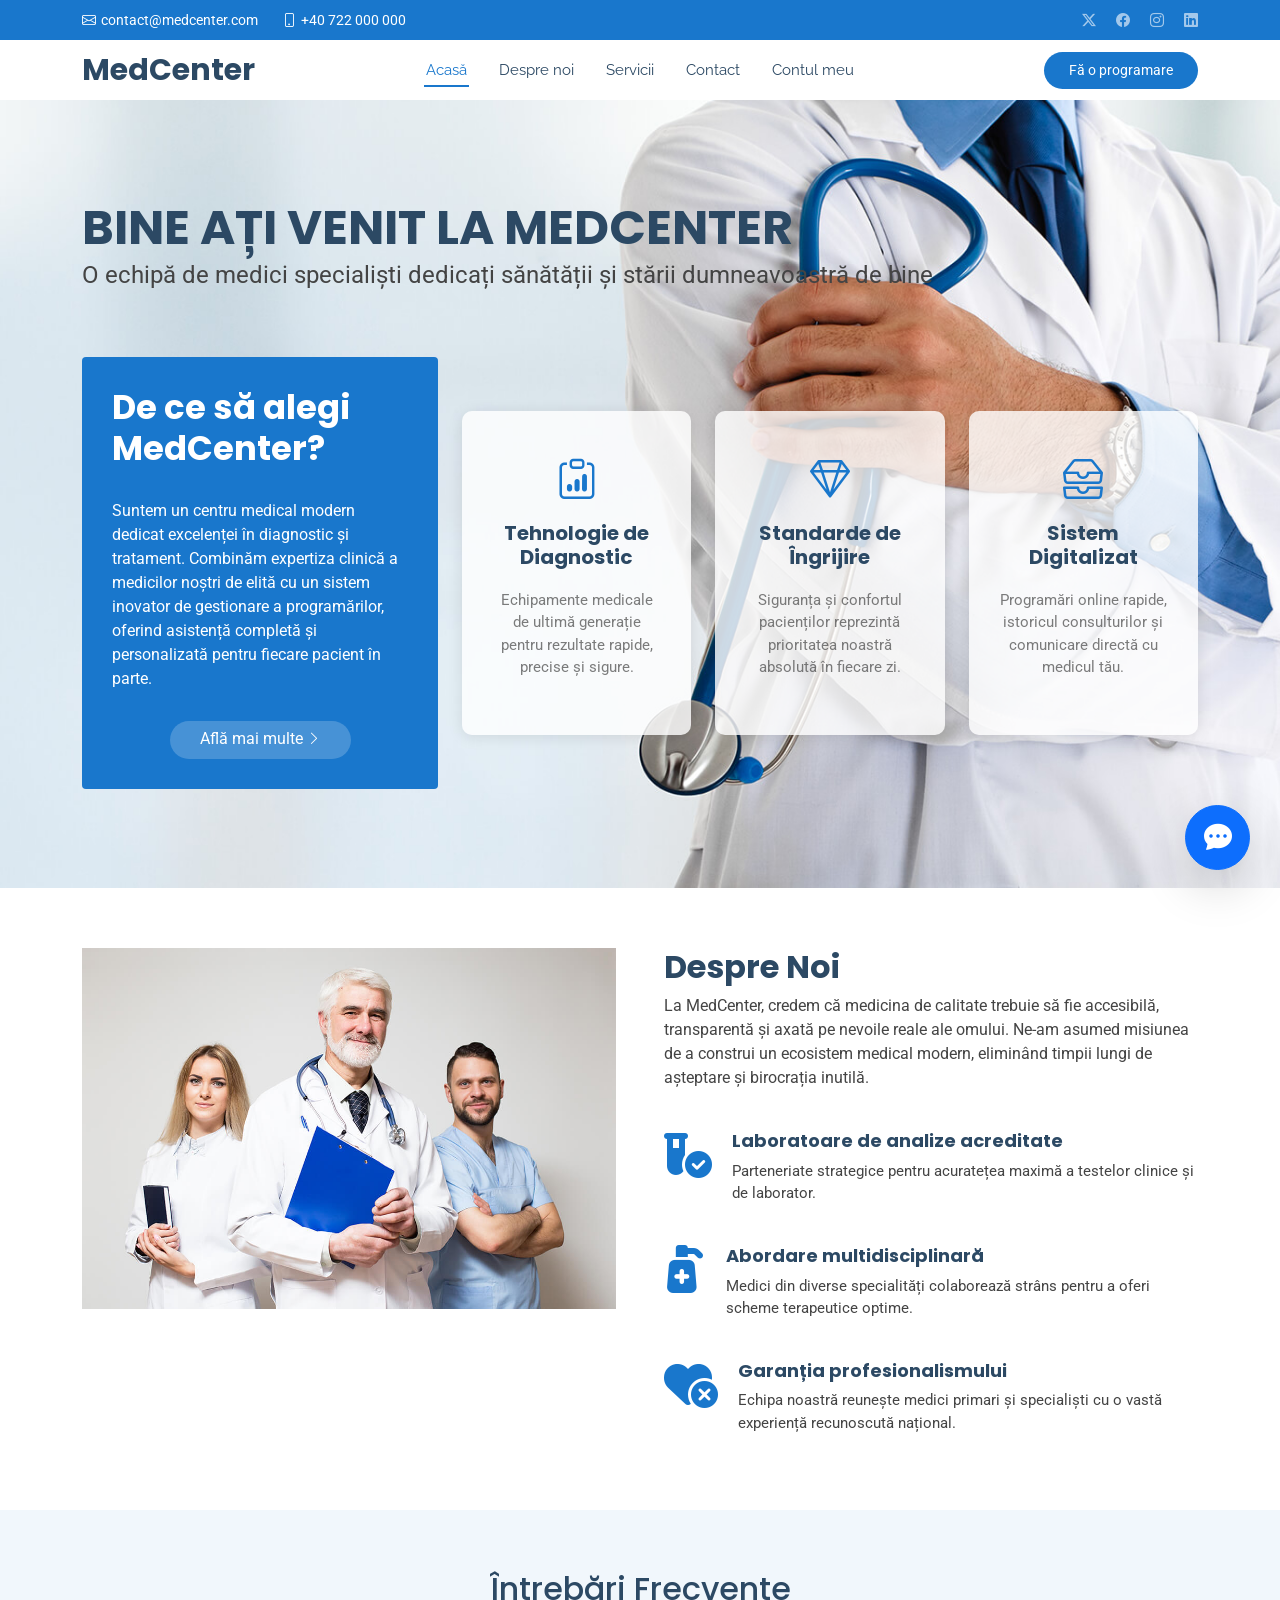
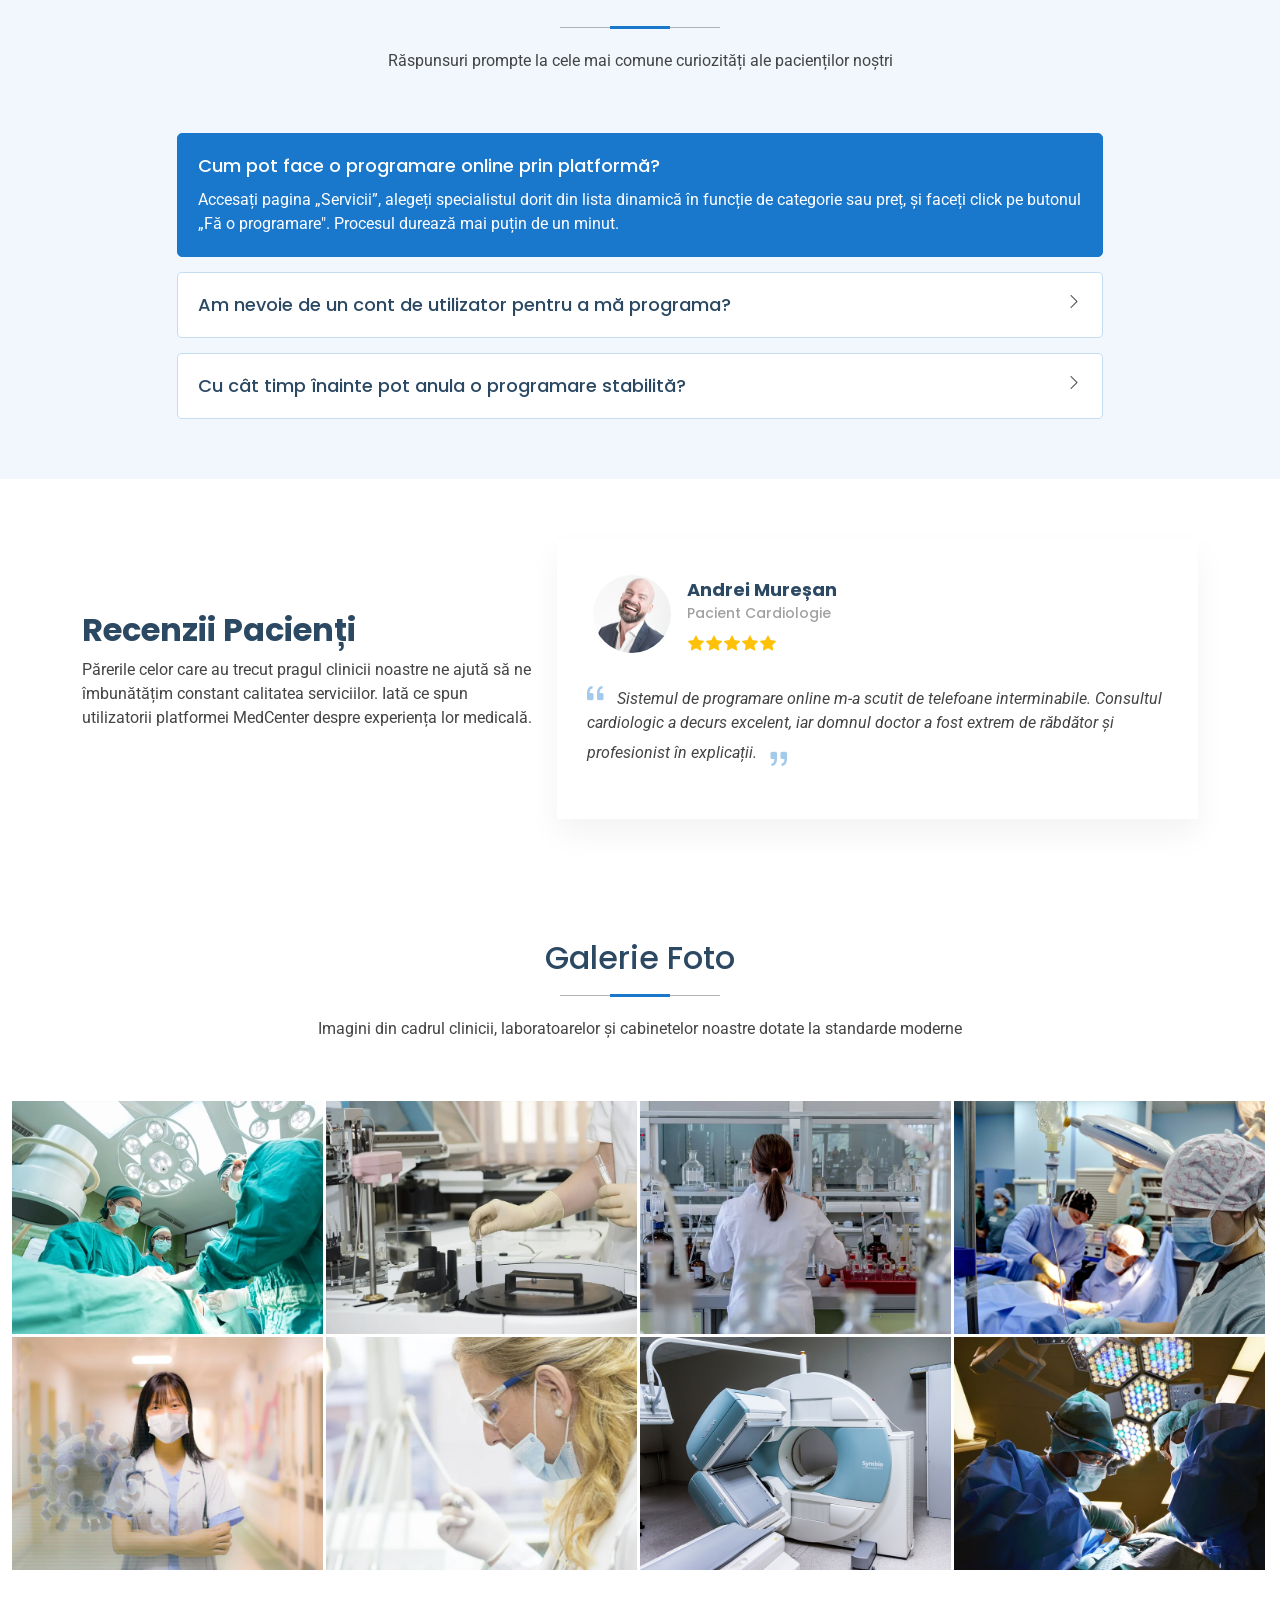
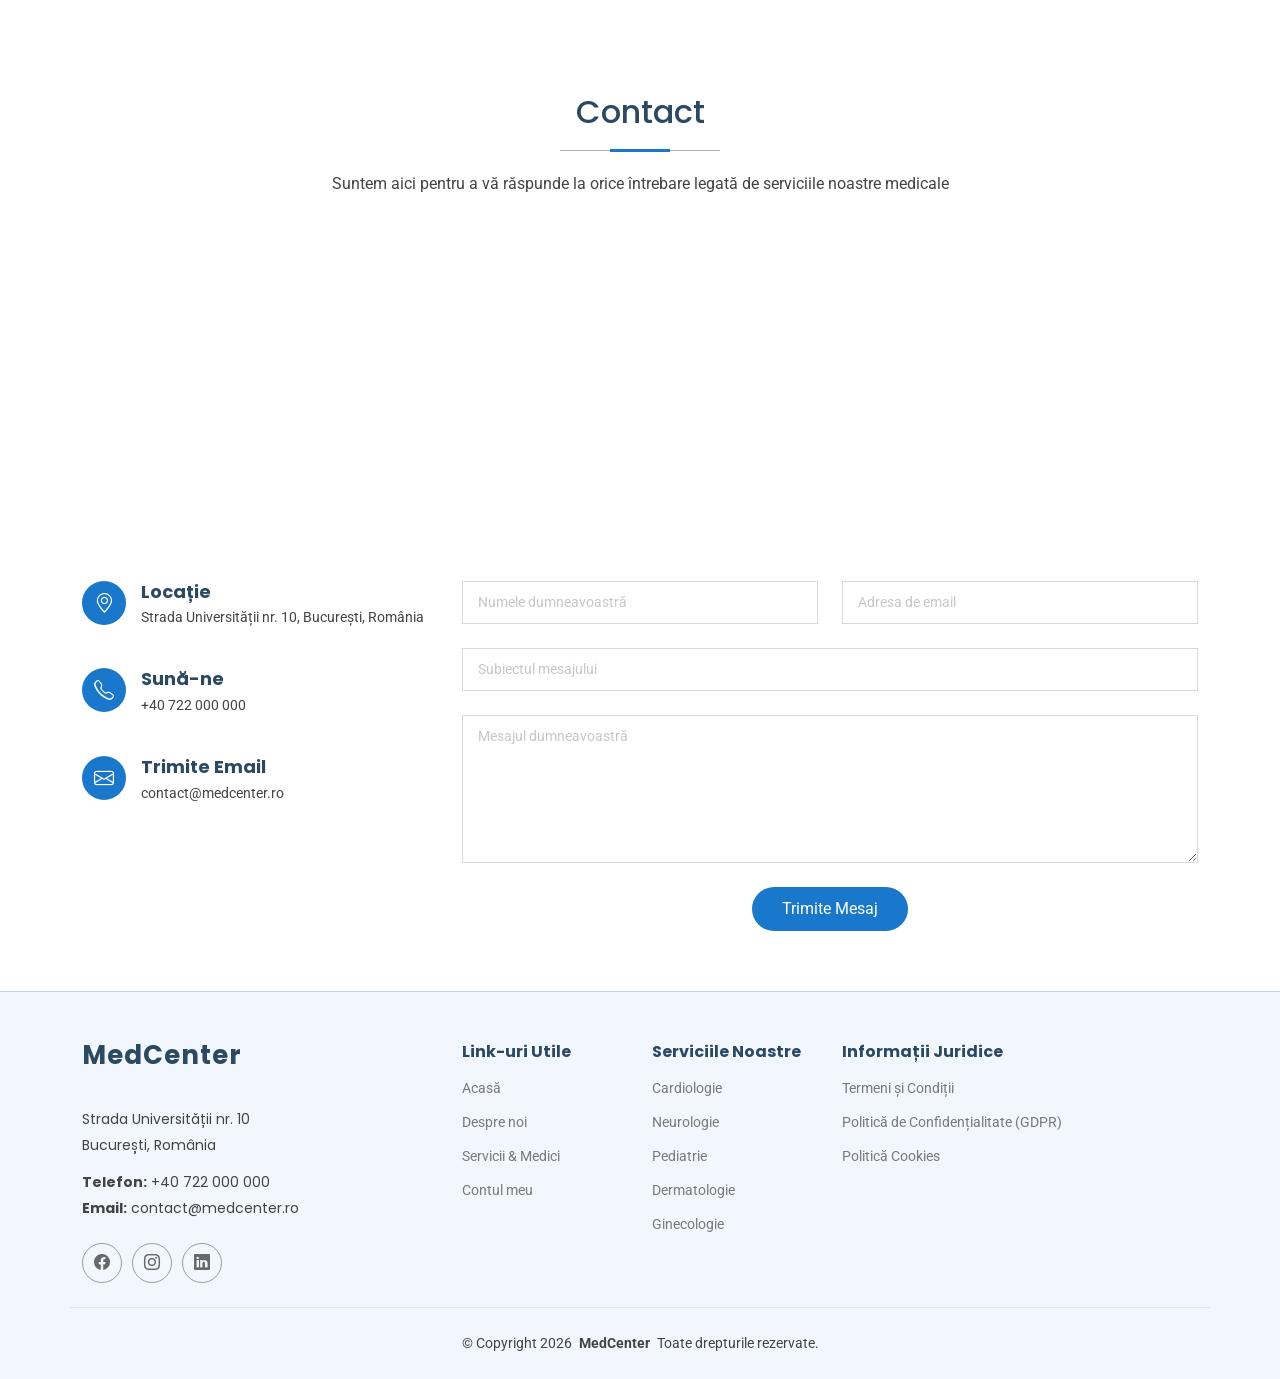
<file: api-gateway/src/main/resources/static/index.html>
<!DOCTYPE html>
<html lang="ro">

<head>
  <meta charset="utf-8">
  <meta content="width=device-width, initial-scale=1.0" name="viewport">
  <title>MedCenter - Centru Medical Integrat</title>
  <meta name="description" content="">
  <meta name="keywords" content="">

  <link href="assets/img/favicon.png" rel="icon">
  <link href="assets/img/apple-touch-icon.png" rel="apple-touch-icon">

  <link href="https://fonts.googleapis.com" rel="preconnect">
  <link href="https://fonts.gstatic.com" rel="preconnect" crossorigin>
  <link href="https://fonts.googleapis.com/css2?family=Roboto:ital,wght@0,100;0,300;0,400;0,500;0,700;0,900;1,100;1,300;1,400;1,500;1,700;1,900&family=Poppins:ital,wght@0,100;0,200;0,300;0,400;0,500;0,600;0,700;0,800;0,900;1,100;1,200;1,300;1,400;1,500;1,600;1,700;1,800;1,900&family=Raleway:ital,wght@0,100;0,200;0,300;0,400;0,500;0,600;0,700;0,800;0,900;1,100;1,200;1,300;1,400;1,500;1,600;1,700;1,800;1,900&display=swap" rel="stylesheet">

  <link href="assets/vendor/bootstrap/css/bootstrap.min.css" rel="stylesheet">
  <link href="assets/vendor/bootstrap-icons/bootstrap-icons.css" rel="stylesheet">
  <link href="assets/vendor/aos/aos.css" rel="stylesheet">
  <link href="assets/vendor/fontawesome-free/css/all.min.css" rel="stylesheet">
  <link href="assets/vendor/glightbox/css/glightbox.min.css" rel="stylesheet">
  <link href="assets/vendor/swiper/swiper-bundle.min.css" rel="stylesheet">

  <link href="assets/css/main.css" rel="stylesheet">
</head>

<body class="index-page">
<script>
  const role = localStorage.getItem('userRole');
  if (role === 'ADMIN' || role === 'DOCTOR') {
      document.documentElement.classList.add('is-staff');
  }
</script>

<header id="header" class="header sticky-top" data-include="header.html"></header>

<main class="main">

  <section id="hero" class="hero section light-background">
    <img src="assets/img/hero-bg.jpg" alt="" data-aos="fade-in">
    <div class="container position-relative">
      <div class="welcome position-relative" data-aos="fade-down" data-aos-delay="100">
        <h2>BINE AȚI VENIT LA MEDCENTER</h2>
        <p>O echipă de medici specialiști dedicați sănătății și stării dumneavoastră de bine</p>
      </div>
      <div class="content row gy-4">
        <div class="col-lg-4 d-flex align-items-stretch">
          <div class="why-box" data-aos="zoom-out" data-aos-delay="200">
            <h3>De ce să alegi MedCenter?</h3>
            <p>Suntem un centru medical modern dedicat excelenței în diagnostic și tratament. Combinăm expertiza clinică a medicilor noștri de elită cu un sistem inovator de gestionare a programărilor, oferind asistență completă și personalizată pentru fiecare pacient în parte.</p>
            <div class="text-center">
              <a href="#about" class="more-btn"><span>Află mai multe</span> <i class="bi bi-chevron-right"></i></a>
            </div>
          </div>
        </div>
        <div class="col-lg-8 d-flex align-items-stretch">
          <div class="d-flex flex-column justify-content-center">
            <div class="row gy-4">
              <div class="col-xl-4 d-flex align-items-stretch">
                <div class="icon-box" data-aos="zoom-out" data-aos-delay="300">
                  <i class="bi bi-clipboard-data"></i>
                  <h4>Tehnologie de Diagnostic</h4>
                  <p>Echipamente medicale de ultimă generație pentru rezultate rapide, precise și sigure.</p>
                </div>
              </div>
              <div class="col-xl-4 d-flex align-items-stretch">
                <div class="icon-box" data-aos="zoom-out" data-aos-delay="400">
                  <i class="bi bi-gem"></i>
                  <h4>Standarde de Îngrijire</h4>
                  <p>Siguranța și confortul pacienților reprezintă prioritatea noastră absolută în fiecare zi.</p>
                </div>
              </div>
              <div class="col-xl-4 d-flex align-items-stretch">
                <div class="icon-box" data-aos="zoom-out" data-aos-delay="500">
                  <i class="bi bi-inboxes"></i>
                  <h4>Sistem Digitalizat</h4>
                  <p>Programări online rapide, istoricul consulturilor și comunicare directă cu medicul tău.</p>
                </div>
              </div>
            </div>
          </div>
        </div>
      </div>
    </div>
  </section>

  <section id="about" class="about section">
    <div class="container">
      <div class="row gy-4 gx-5">
        <div class="col-lg-6 position-relative align-self-start" data-aos="fade-up" data-aos-delay="200">
          <img src="assets/img/about.jpg" class="img-fluid" alt="">
        </div>
        <div class="col-lg-6 content" data-aos="fade-up" data-aos-delay="100">
          <h3>Despre Noi</h3>
          <p>La MedCenter, credem că medicina de calitate trebuie să fie accesibilă, transparentă și axată pe nevoile reale ale omului. Ne-am asumed misiunea de a construi un ecosistem medical modern, eliminând timpii lungi de așteptare și birocrația inutilă.</p>
          <ul>
            <li>
              <i class="fa-solid fa-vial-circle-check"></i>
              <div>
                <h5>Laboratoare de analize acreditate</h5>
                <p>Parteneriate strategice pentru acuratețea maximă a testelor clinice și de laborator.</p>
              </div>
            </li>
            <li>
              <i class="fa-solid fa-pump-medical"></i>
              <div>
                <h5>Abordare multidisciplinară</h5>
                <p>Medici din diverse specialități colaborează strâns pentru a oferi scheme terapeutice optime.</p>
              </div>
            </li>
            <li>
              <i class="fa-solid fa-heart-circle-xmark"></i>
              <div>
                <h5>Garanția profesionalismului</h5>
                <p>Echipa noastră reunește medici primari și specialiști cu o vastă experiență recunoscută național.</p>
              </div>
            </li>
          </ul>
        </div>
      </div>
    </div>
  </section>

  <section id="faq" class="faq section light-background">
    <div class="container section-title" data-aos="fade-up">
      <h2>Întrebări Frecvente</h2>
      <p>Răspunsuri prompte la cele mai comune curiozități ale pacienților noștri</p>
    </div>
    <div class="container">
      <div class="row justify-content-center">
        <div class="col-lg-10" data-aos="fade-up" data-aos-delay="100">
          <div class="faq-container">
            <div class="faq-item faq-active">
              <h3>Cum pot face o programare online prin platformă?</h3>
              <div class="faq-content">
                <p>Accesați pagina „Servicii”, alegeți specialistul dorit din lista dinamică în funcție de categorie sau preț, și faceți click pe butonul „Fă o programare". Procesul durează mai puțin de un minut.</p>
              </div>
              <i class="faq-toggle bi bi-chevron-right"></i>
            </div>
            <div class="faq-item">
              <h3>Am nevoie de un cont de utilizator pentru a mă programa?</h3>
              <div class="faq-content">
                <p>Da, crearea unui cont securizat în secțiunea „Contul meu” vă permite să vă gestionați rezervările active, să anulați sau să reprogramați vizitele și să aveți acces direct la istoricul consulturilor medicale.</p>
              </div>
              <i class="faq-toggle bi bi-chevron-right"></i>
            </div>
            <div class="faq-item">
              <h3>Cu cât timp înainte pot anula o programare stabilită?</h3>
              <div class="faq-content">
                <p>Anularea sau modificarea unei programări se poate face direct din panoul dumneavoastră de utilizator (Dashboard) cu cel puțin 24 de ore înainte de ora stabilită inițial, fără niciun cost suplimentar.</p>
              </div>
              <i class="faq-toggle bi bi-chevron-right"></i>
            </div>
          </div>
        </div>
      </div>
    </div>
  </section>

  <section id="testimonials" class="testimonials section">
    <div class="container">
      <div class="row align-items-center">
        <div class="col-lg-5 info" data-aos="fade-up" data-aos-delay="100">
          <h3>Recenzii Pacienți</h3>
          <p>Părerile celor care au trecut pragul clinicii noastre ne ajută să ne îmbunătățim constant calitatea serviciilor. Iată ce spun utilizatorii platformei MedCenter despre experiența lor medicală.</p>
        </div>
        <div class="col-lg-7" data-aos="fade-up" data-aos-delay="200">
          <div class="swiper init-swiper">
            <script type="application/json" class="swiper-config">
              {
                "loop": true,
                "speed": 600,
                "autoplay": { "delay": 5000 },
                "slidesPerView": "auto",
                "pagination": { "el": ".swiper-pagination", "type": "bullets", "clickable": true }
              }
            </script>
            <div class="swiper-wrapper">
              <div class="swiper-slide">
                <div class="testimonial-item">
                  <div class="d-flex">
                    <img src="assets/img/testimonials/testimonials-1.jpg" class="testimonial-img flex-shrink-0" alt="">
                    <div>
                      <h3>Andrei Mureșan</h3>
                      <h4>Pacient Cardiologie</h4>
                      <div class="stars">
                        <i class="bi bi-star-fill"></i><i class="bi bi-star-fill"></i><i class="bi bi-star-fill"></i><i class="bi bi-star-fill"></i><i class="bi bi-star-fill"></i>
                      </div>
                    </div>
                  </div>
                  <p>
                    <i class="bi bi-quote quote-icon-left"></i>
                    <span>Sistemul de programare online m-a scutit de telefoane interminabile. Consultul cardiologic a decurs excelent, iar domnul doctor a fost extrem de răbdător și profesionist în explicații.</span>
                    <i class="bi bi-quote quote-icon-right"></i>
                  </p>
                </div>
              </div>
              <div class="swiper-slide">
                <div class="testimonial-item">
                  <div class="d-flex">
                    <img src="assets/img/testimonials/testimonials-2.jpg" class="testimonial-img flex-shrink-0" alt="">
                    <div>
                      <h3>Elena Vasilescu</h3>
                      <h4>Pacient Pediatrie</h4>
                      <div class="stars">
                        <i class="bi bi-star-fill"></i><i class="bi bi-star-fill"></i><i class="bi bi-star-fill"></i><i class="bi bi-star-fill"></i><i class="bi bi-star-fill"></i>
                      </div>
                    </div>
                  </div>
                  <p>
                    <i class="bi bi-quote quote-icon-left"></i>
                    <span>O clinică extrem de curată, primitoare și perfect organizată pentru copii. Programarea s-a respectat la minut, un lucru foarte important când vii cu un copil mic. Recomand cu drag!</span>
                    <i class="bi bi-quote quote-icon-right"></i>
                  </p>
                </div>
              </div>
            </div>
            <div class="swiper-pagination"></div>
          </div>
        </div>
      </div>
    </div>
  </section>

  <section id="gallery" class="gallery section">
    <div class="container section-title" data-aos="fade-up">
      <h2>Galerie Foto</h2>
      <p>Imagini din cadrul clinicii, laboratoarelor și cabinetelor noastre dotate la standarde moderne</p>
    </div>
    <div class="container-fluid" data-aos="fade-up" data-aos-delay="100">
      <div class="row g-0">
        <div class="col-lg-3 col-md-4">
          <div class="gallery-item">
            <a href="assets/img/gallery/gallery-1.jpg" class="glightbox" data-gallery="images-gallery">
              <img src="assets/img/gallery/gallery-1.jpg" alt="Cabinet Consultanță" class="img-fluid">
            </a>
          </div>
        </div>
        <div class="col-lg-3 col-md-4">
          <div class="gallery-item">
            <a href="assets/img/gallery/gallery-2.jpg" class="glightbox" data-gallery="images-gallery">
              <img src="assets/img/gallery/gallery-2.jpg" alt="Echipament Diagnostic" class="img-fluid">
            </a>
          </div>
        </div>
        <div class="col-lg-3 col-md-4">
          <div class="gallery-item">
            <a href="assets/img/gallery/gallery-3.jpg" class="glightbox" data-gallery="images-gallery">
              <img src="assets/img/gallery/gallery-3.jpg" alt="Laborator Analize" class="img-fluid">
            </a>
          </div>
        </div>
        <div class="col-lg-3 col-md-4">
          <div class="gallery-item">
            <a href="assets/img/gallery/gallery-4.jpg" class="glightbox" data-gallery="images-gallery">
              <img src="assets/img/gallery/gallery-4.jpg" alt="Sala de Tratament" class="img-fluid">
            </a>
          </div>
        </div>
        <div class="col-lg-3 col-md-4">
          <div class="gallery-item">
            <a href="assets/img/gallery/gallery-5.jpg" class="glightbox" data-gallery="images-gallery">
              <img src="assets/img/gallery/gallery-5.jpg" alt="Tehnologie Medicală" class="img-fluid">
            </a>
          </div>
        </div>
        <div class="col-lg-3 col-md-4">
          <div class="gallery-item">
            <a href="assets/img/gallery/gallery-6.jpg" class="glightbox" data-gallery="images-gallery">
              <img src="assets/img/gallery/gallery-6.jpg" alt="Cabinet Pediatrie" class="img-fluid">
            </a>
          </div>
        </div>
        <div class="col-lg-3 col-md-4">
          <div class="gallery-item">
            <a href="assets/img/gallery/gallery-7.jpg" class="glightbox" data-gallery="images-gallery">
              <img src="assets/img/gallery/gallery-7.jpg" alt="Recepție MedCenter" class="img-fluid">
            </a>
          </div>
        </div>
        <div class="col-lg-3 col-md-4">
          <div class="gallery-item">
            <a href="assets/img/gallery/gallery-8.jpg" class="glightbox" data-gallery="images-gallery">
              <img src="assets/img/gallery/gallery-8.jpg" alt="Săli de Așteptare" class="img-fluid">
            </a>
          </div>
        </div>
      </div>
    </div>
  </section>

  <section id="contact" class="contact section">
    <div class="container section-title" data-aos="fade-up">
      <h2>Contact</h2>
      <p>Suntem aici pentru a vă răspunde la orice întrebare legată de serviciile noastre medicale</p>
    </div>
    <div class="mb-5" data-aos="fade-up" data-aos-delay="200">
      <iframe style="border:0; width: 100%; height: 270px;" src="https://maps.google.com/maps?q=Strada%20Universitatii%2010,%20Bucuresti&t=&z=13&ie=UTF8&iwloc=&output=embed" frameborder="0" allowfullscreen="" loading="lazy" referrerpolicy="no-referrer-when-downgrade"></iframe>
    </div>
    <div class="container" data-aos="fade-up" data-aos-delay="100">
      <div class="row gy-4">
        <div class="col-lg-4">
          <div class="info-item d-flex" data-aos="fade-up" data-aos-delay="300">
            <i class="bi bi-geo-alt flex-shrink-0"></i>
            <div>
              <h3>Locație</h3>
              <p>Strada Universității nr. 10, București, România</p>
            </div>
          </div>
          <div class="info-item d-flex" data-aos="fade-up" data-aos-delay="400">
            <i class="bi bi-telephone flex-shrink-0"></i>
            <div>
              <h3>Sună-ne</h3>
              <p>+40 722 000 000</p>
            </div>
          </div>
          <div class="info-item d-flex" data-aos="fade-up" data-aos-delay="500">
            <i class="bi bi-envelope flex-shrink-0"></i>
            <div>
              <h3>Trimite Email</h3>
              <p>contact@medcenter.ro</p>
            </div>
          </div>
        </div>
        <div class="col-lg-8">
          <form id="contact-form" class="php-email-form" data-aos="fade-up" data-aos-delay="200">
            <div class="row gy-4">
              <div class="col-md-6">
                <input type="text" id="contact-name" class="form-control" placeholder="Numele dumneavoastră" required="">
              </div>
              <div class="col-md-6 ">
                <input type="email" id="contact-email" class="form-control" placeholder="Adresa de email" required="">
              </div>
              <div class="col-md-12">
                <input type="text" id="contact-subject" class="form-control" placeholder="Subiectul mesajului" required="">
              </div>
              <div class="col-md-12">
                <textarea class="form-control" id="contact-message" rows="6" placeholder="Mesajul dumneavoastră" required=""></textarea>
              </div>
              <div class="col-md-12 text-center">
                <div id="contact-loading" class="d-none text-primary mb-3">Se trimite mesajul...</div>
                <div id="contact-error" class="d-none text-danger mb-3">A apărut o eroare. Serverul nu răspunde.</div>
                <div id="contact-success" class="d-none text-success mb-3">Mesajul dumneavoastră a fost trimis cu succes!</div>
                <button type="submit" style="background: #1977cc; color: white; border: 0; padding: 10px 30px; border-radius: 50px; transition: 0.4s;">Trimite Mesaj</button>
              </div>
            </div>
          </form>
        </div>
      </div>
    </div>
  </section>

</main>

<div data-include="footer.html"></div>

<script src="assets/vendor/bootstrap/js/bootstrap.bundle.min.js"></script>
<script src="assets/vendor/aos/aos.js"></script>
<script src="assets/vendor/glightbox/js/glightbox.min.js"></script>
<script src="assets/vendor/purecounter/purecounter_vanilla.js"></script>
<script src="assets/vendor/swiper/swiper-bundle.min.js"></script>
<script src="assets/js/loader.js"></script>

<!-- Modulul principal și cel de Chatbot -->
<script src="assets/js/index.js"></script>
<script src="assets/js/chatbot.js"></script>

</body>
</html>
</file>
<file: api-gateway/src/main/resources/static/assets/css/main.css>
/**
* Template Name: Medilab
* Template URL: https://bootstrapmade.com/medilab-free-medical-bootstrap-theme/
* Updated: Aug 07 2024 with Bootstrap v5.3.3
* Author: BootstrapMade.com
* License: https://bootstrapmade.com/license/
*/

/*--------------------------------------------------------------
# Font & Color Variables
# Help: https://bootstrapmade.com/color-system/
--------------------------------------------------------------*/
/* Fonts */
:root {
  --default-font: "Roboto",  system-ui, -apple-system, "Segoe UI", Roboto, "Helvetica Neue", Arial, "Noto Sans", "Liberation Sans", sans-serif, "Apple Color Emoji", "Segoe UI Emoji", "Segoe UI Symbol", "Noto Color Emoji";
  --heading-font: "Poppins",  sans-serif;
  --nav-font: "Raleway",  sans-serif;
}

/* Global Colors - The following color variables are used throughout the website. Updating them here will change the color scheme of the entire website */
:root { 
  --background-color: #ffffff; /* Background color for the entire website, including individual sections */
  --default-color: #444444; /* Default color used for the majority of the text content across the entire website */
  --heading-color: #2c4964; /* Color for headings, subheadings and title throughout the website */
  --accent-color: #1977cc; /* Accent color that represents your brand on the website. It's used for buttons, links, and other elements that need to stand out */
  --surface-color: #ffffff; /* The surface color is used as a background of boxed elements within sections, such as cards, icon boxes, or other elements that require a visual separation from the global background. */
  --contrast-color: #ffffff; /* Contrast color for text, ensuring readability against backgrounds of accent, heading, or default colors. */
}

/* Nav Menu Colors - The following color variables are used specifically for the navigation menu. They are separate from the global colors to allow for more customization options */
:root {
  --nav-color: #2c4964;  /* The default color of the main navmenu links */
  --nav-hover-color: #1977cc; /* Applied to main navmenu links when they are hovered over or active */
  --nav-mobile-background-color: #ffffff; /* Used as the background color for mobile navigation menu */
  --nav-dropdown-background-color: #ffffff; /* Used as the background color for dropdown items that appear when hovering over primary navigation items */
  --nav-dropdown-color: #2c4964; /* Used for navigation links of the dropdown items in the navigation menu. */
  --nav-dropdown-hover-color: #1977cc; /* Similar to --nav-hover-color, this color is applied to dropdown navigation links when they are hovered over. */
}

/* Color Presets - These classes override global colors when applied to any section or element, providing reuse of the sam color scheme. */

.light-background {
  --background-color: #f1f7fc;
  --surface-color: #ffffff;
}

.dark-background {
  --background-color: #060606;
  --default-color: #ffffff;
  --heading-color: #ffffff;
  --surface-color: #252525;
  --contrast-color: #ffffff;
}

/* Smooth scroll */
:root {
  scroll-behavior: smooth;
}

/*--------------------------------------------------------------
# General Styling & Shared Classes
--------------------------------------------------------------*/
body {
  color: var(--default-color);
  background-color: var(--background-color);
  font-family: var(--default-font);
}

a {
  color: var(--accent-color);
  text-decoration: none;
  transition: 0.3s;
}

a:hover {
  color: color-mix(in srgb, var(--accent-color), transparent 25%);
  text-decoration: none;
}

h1,
h2,
h3,
h4,
h5,
h6 {
  color: var(--heading-color);
  font-family: var(--heading-font);
}

/* Pulsating Play Button
------------------------------*/
.pulsating-play-btn {
  width: 94px;
  height: 94px;
  background: radial-gradient(var(--accent-color) 50%, color-mix(in srgb, var(--accent-color), transparent 75%) 52%);
  border-radius: 50%;
  display: block;
  position: relative;
  overflow: hidden;
}

.pulsating-play-btn:before {
  content: "";
  position: absolute;
  width: 120px;
  height: 120px;
  animation-delay: 0s;
  animation: pulsate-play-btn 2s;
  animation-direction: forwards;
  animation-iteration-count: infinite;
  animation-timing-function: steps;
  opacity: 1;
  border-radius: 50%;
  border: 5px solid color-mix(in srgb, var(--accent-color), transparent 30%);
  top: -15%;
  left: -15%;
  background: rgba(198, 16, 0, 0);
}

.pulsating-play-btn:after {
  content: "";
  position: absolute;
  left: 50%;
  top: 50%;
  transform: translateX(-40%) translateY(-50%);
  width: 0;
  height: 0;
  border-top: 10px solid transparent;
  border-bottom: 10px solid transparent;
  border-left: 15px solid #fff;
  z-index: 100;
  transition: all 400ms cubic-bezier(0.55, 0.055, 0.675, 0.19);
}

.pulsating-play-btn:hover:before {
  content: "";
  position: absolute;
  left: 50%;
  top: 50%;
  transform: translateX(-40%) translateY(-50%);
  width: 0;
  height: 0;
  border: none;
  border-top: 10px solid transparent;
  border-bottom: 10px solid transparent;
  border-left: 15px solid #fff;
  z-index: 200;
  animation: none;
  border-radius: 0;
}

.pulsating-play-btn:hover:after {
  border-left: 15px solid var(--accent-color);
  transform: scale(20);
}

@keyframes pulsate-play-btn {
  0% {
    transform: scale(0.6, 0.6);
    opacity: 1;
  }

  100% {
    transform: scale(1, 1);
    opacity: 0;
  }
}

/* PHP Email Form Messages
------------------------------*/
.php-email-form .error-message {
  display: none;
  background: #df1529;
  color: #ffffff;
  text-align: left;
  padding: 15px;
  margin-bottom: 24px;
  font-weight: 600;
}

.php-email-form .sent-message {
  display: none;
  color: #ffffff;
  background: #059652;
  text-align: center;
  padding: 15px;
  margin-bottom: 24px;
  font-weight: 600;
}

.php-email-form .loading {
  display: none;
  background: var(--surface-color);
  text-align: center;
  padding: 15px;
  margin-bottom: 24px;
}

.php-email-form .loading:before {
  content: "";
  display: inline-block;
  border-radius: 50%;
  width: 24px;
  height: 24px;
  margin: 0 10px -6px 0;
  border: 3px solid var(--accent-color);
  border-top-color: var(--surface-color);
  animation: php-email-form-loading 1s linear infinite;
}

@keyframes php-email-form-loading {
  0% {
    transform: rotate(0deg);
  }

  100% {
    transform: rotate(360deg);
  }
}

/*--------------------------------------------------------------
# Global Header
--------------------------------------------------------------*/
.header {
  color: var(--default-color);
  transition: all 0.5s;
  z-index: 997;
  background-color: var(--background-color);
}

.header .topbar {
  background-color: var(--accent-color);
  height: 40px;
  padding: 0;
  font-size: 14px;
  transition: all 0.5s;
}

.header .topbar .contact-info i {
  font-style: normal;
  color: var(--contrast-color);
}

.header .topbar .contact-info i a,
.header .topbar .contact-info i span {
  padding-left: 5px;
  color: var(--contrast-color);
}

@media (max-width: 575px) {

  .header .topbar .contact-info i a,
  .header .topbar .contact-info i span {
    font-size: 13px;
  }
}

.header .topbar .contact-info i a {
  line-height: 0;
  transition: 0.3s;
}

.header .topbar .contact-info i a:hover {
  color: var(--contrast-color);
  text-decoration: underline;
}

.header .topbar .social-links a {
  color: color-mix(in srgb, var(--contrast-color), transparent 40%);
  line-height: 0;
  transition: 0.3s;
  margin-left: 20px;
}

.header .topbar .social-links a:hover {
  color: var(--contrast-color);
}

.header .branding {
  min-height: 60px;
  padding: 10px 0;
}

.header .logo {
  line-height: 1;
}

.header .logo img {
  max-height: 36px;
  margin-right: 8px;
}

.header .logo h1 {
  font-size: 30px;
  margin: 0;
  font-weight: 700;
  color: var(--heading-color);
}

.header .cta-btn,
.header .cta-btn:focus {
  color: var(--contrast-color);
  background: var(--accent-color);
  font-size: 14px;
  padding: 8px 25px;
  margin: 0 0 0 30px;
  border-radius: 50px;
  transition: 0.3s;
}

.header .cta-btn:hover,
.header .cta-btn:focus:hover {
  color: var(--contrast-color);
  background: color-mix(in srgb, var(--accent-color), transparent 15%);
}

@media (max-width: 1200px) {
  .header .logo {
    order: 1;
  }

  .header .cta-btn {
    order: 2;
    margin: 0 15px 0 0;
    padding: 6px 15px;
  }

  .header .navmenu {
    order: 3;
  }
}

.scrolled .header {
  box-shadow: 0px 0 18px rgba(0, 0, 0, 0.1);
}

.scrolled .header .topbar {
  height: 0;
  visibility: hidden;
  overflow: hidden;
}

/*--------------------------------------------------------------
# Navigation Menu
--------------------------------------------------------------*/
/* Desktop Navigation */
@media (min-width: 1200px) {
    #navmenu {
        position: absolute;
        left: 50%;
        transform: translateX(-50%);
    }
}
@media (min-width: 1200px) {
  .navmenu {
    padding: 0;
  }

  .navmenu ul {
    margin: 0;
    padding: 0;
    display: flex;
    list-style: none;
    align-items: center;
  }

  .navmenu li {
    position: relative;
  }

  .navmenu>ul>li {
    white-space: nowrap;
    padding: 15px 14px;
  }

  .navmenu>ul>li:last-child {
    padding-right: 0;
  }

  .navmenu a,
  .navmenu a:focus {
    color: var(--nav-color);
    font-size: 15px;
    padding: 0 2px;
    font-family: var(--nav-font);
    font-weight: 400;
    display: flex;
    align-items: center;
    justify-content: space-between;
    white-space: nowrap;
    transition: 0.3s;
    position: relative;
  }

  .navmenu a i,
  .navmenu a:focus i {
    font-size: 12px;
    line-height: 0;
    margin-left: 5px;
    transition: 0.3s;
  }

  .navmenu>ul>li>a:before {
    content: "";
    position: absolute;
    width: 100%;
    height: 2px;
    bottom: -6px;
    left: 0;
    background-color: var(--nav-hover-color);
    visibility: hidden;
    width: 0px;
    transition: all 0.3s ease-in-out 0s;
  }

  .navmenu a:hover:before,
  .navmenu li:hover>a:before,
  .navmenu .active:before {
    visibility: visible;
    width: 100%;
  }

  .navmenu li:hover>a,
  .navmenu .active,
  .navmenu .active:focus {
    color: var(--nav-hover-color);
  }

  .navmenu .dropdown ul {
    margin: 0;
    padding: 10px 0;
    background: var(--nav-dropdown-background-color);
    display: block;
    position: absolute;
    visibility: hidden;
    left: 14px;
    top: 130%;
    opacity: 0;
    transition: 0.3s;
    border-radius: 4px;
    z-index: 99;
    box-shadow: 0px 0px 30px rgba(0, 0, 0, 0.1);
  }

  .navmenu .dropdown ul li {
    min-width: 200px;
  }

  .navmenu .dropdown ul a {
    padding: 10px 20px;
    font-size: 15px;
    text-transform: none;
    color: var(--nav-dropdown-color);
  }

  .navmenu .dropdown ul a i {
    font-size: 12px;
  }

  .navmenu .dropdown ul a:hover,
  .navmenu .dropdown ul .active:hover,
  .navmenu .dropdown ul li:hover>a {
    color: var(--nav-dropdown-hover-color);
  }

  .navmenu .dropdown:hover>ul {
    opacity: 1;
    top: 100%;
    visibility: visible;
  }

  .navmenu .dropdown .dropdown ul {
    top: 0;
    left: -90%;
    visibility: hidden;
  }

  .navmenu .dropdown .dropdown:hover>ul {
    opacity: 1;
    top: 0;
    left: -100%;
    visibility: visible;
  }
}

/* Mobile Navigation */
@media (max-width: 1199px) {
  .mobile-nav-toggle {
    color: var(--nav-color);
    font-size: 28px;
    line-height: 0;
    margin-right: 10px;
    cursor: pointer;
    transition: color 0.3s;
  }

  .navmenu {
    padding: 0;
    z-index: 9997;
  }

  .navmenu ul {
    display: none;
    list-style: none;
    position: absolute;
    inset: 60px 20px 20px 20px;
    padding: 10px 0;
    margin: 0;
    border-radius: 6px;
    background-color: var(--nav-mobile-background-color);
    border: 1px solid color-mix(in srgb, var(--default-color), transparent 90%);
    box-shadow: none;
    overflow-y: auto;
    transition: 0.3s;
    z-index: 9998;
  }

  .navmenu a,
  .navmenu a:focus {
    color: var(--nav-dropdown-color);
    padding: 10px 20px;
    font-family: var(--nav-font);
    font-size: 17px;
    font-weight: 500;
    display: flex;
    align-items: center;
    justify-content: space-between;
    white-space: nowrap;
    transition: 0.3s;
  }

  .navmenu a i,
  .navmenu a:focus i {
    font-size: 12px;
    line-height: 0;
    margin-left: 5px;
    width: 30px;
    height: 30px;
    display: flex;
    align-items: center;
    justify-content: center;
    border-radius: 50%;
    transition: 0.3s;
    background-color: color-mix(in srgb, var(--accent-color), transparent 90%);
  }

  .navmenu a i:hover,
  .navmenu a:focus i:hover {
    background-color: var(--accent-color);
    color: var(--contrast-color);
  }

  .navmenu a:hover,
  .navmenu .active,
  .navmenu .active:focus {
    color: var(--nav-dropdown-hover-color);
  }

  .navmenu .active i,
  .navmenu .active:focus i {
    background-color: var(--accent-color);
    color: var(--contrast-color);
    transform: rotate(180deg);
  }

  .navmenu .dropdown ul {
    position: static;
    display: none;
    z-index: 99;
    padding: 10px 0;
    margin: 10px 20px;
    background-color: var(--nav-dropdown-background-color);
    transition: all 0.5s ease-in-out;
  }

  .navmenu .dropdown ul ul {
    background-color: rgba(33, 37, 41, 0.1);
  }

  .navmenu .dropdown>.dropdown-active {
    display: block;
    background-color: rgba(33, 37, 41, 0.03);
  }

  .mobile-nav-active {
    overflow: hidden;
  }

  .mobile-nav-active .mobile-nav-toggle {
    color: #fff;
    position: absolute;
    font-size: 32px;
    top: 15px;
    right: 15px;
    margin-right: 0;
    z-index: 9999;
  }

  .mobile-nav-active .navmenu {
    position: fixed;
    overflow: hidden;
    inset: 0;
    background: rgba(33, 37, 41, 0.8);
    transition: 0.3s;
  }

  .mobile-nav-active .navmenu>ul {
    display: block;
  }
}

/*--------------------------------------------------------------
# Global Footer
--------------------------------------------------------------*/
.footer {
  color: var(--default-color);
  background-color: var(--background-color);
  border-top: 1px solid color-mix(in srgb, var(--accent-color), transparent 75%);
  font-size: 14px;
  position: relative;
}

.footer .footer-top {
  padding-top: 50px;
}

.footer .footer-about .logo {
  line-height: 1;
  margin-bottom: 25px;
}

.footer .footer-about .logo img {
  max-height: 40px;
  margin-right: 6px;
}

.footer .footer-about .logo span {
  color: var(--heading-color);
  font-family: var(--heading-font);
  font-size: 26px;
  font-weight: 700;
  letter-spacing: 1px;
}

.footer .footer-about p {
  font-size: 14px;
  font-family: var(--heading-font);
}

.footer .social-links a {
  display: flex;
  align-items: center;
  justify-content: center;
  width: 40px;
  height: 40px;
  border-radius: 50%;
  border: 1px solid color-mix(in srgb, var(--default-color), transparent 50%);
  font-size: 16px;
  color: color-mix(in srgb, var(--default-color), transparent 20%);
  margin-right: 10px;
  transition: 0.3s;
}

.footer .social-links a:hover {
  color: var(--accent-color);
  border-color: var(--accent-color);
}

.footer h4 {
  font-size: 16px;
  font-weight: bold;
  position: relative;
  padding-bottom: 12px;
}

.footer .footer-links {
  margin-bottom: 30px;
}

.footer .footer-links ul {
  list-style: none;
  padding: 0;
  margin: 0;
}

.footer .footer-links ul i {
  padding-right: 2px;
  font-size: 12px;
  line-height: 0;
}

.footer .footer-links ul li {
  padding: 10px 0;
  display: flex;
  align-items: center;
}

.footer .footer-links ul li:first-child {
  padding-top: 0;
}

.footer .footer-links ul a {
  color: color-mix(in srgb, var(--default-color), transparent 30%);
  display: inline-block;
  line-height: 1;
}

.footer .footer-links ul a:hover {
  color: var(--accent-color);
}

.footer .footer-contact p {
  margin-bottom: 5px;
}

.footer .copyright {
  padding-top: 25px;
  padding-bottom: 25px;
  border-top: 1px solid color-mix(in srgb, var(--default-color), transparent 90%);
}

.footer .copyright p {
  margin-bottom: 0;
}

.footer .credits {
  margin-top: 8px;
  font-size: 13px;
}

/*--------------------------------------------------------------
# Preloader
--------------------------------------------------------------*/
#preloader {
  position: fixed;
  inset: 0;
  z-index: 999999;
  overflow: hidden;
  background: var(--background-color);
  transition: all 0.6s ease-out;
}

#preloader:before {
  content: "";
  position: fixed;
  top: calc(50% - 30px);
  left: calc(50% - 30px);
  border: 6px solid #ffffff;
  border-color: var(--accent-color) transparent var(--accent-color) transparent;
  border-radius: 50%;
  width: 60px;
  height: 60px;
  animation: animate-preloader 1.5s linear infinite;
}

@keyframes animate-preloader {
  0% {
    transform: rotate(0deg);
  }

  100% {
    transform: rotate(360deg);
  }
}

/*--------------------------------------------------------------
# Scroll Top Button
--------------------------------------------------------------*/

.scroll-top {
  position: fixed;
  visibility: hidden;
  opacity: 0;
  right: 15px;
  bottom: 15px;
  z-index: 99999;
  background-color: var(--accent-color);
  width: 40px;
  height: 40px;
  border-radius: 4px;
  transition: all 0.4s;
}

.scroll-top i {
  font-size: 24px;
  color: var(--contrast-color);
  line-height: 0;
}

.scroll-top:hover {
  background-color: color-mix(in srgb, var(--accent-color), transparent 20%);
  color: var(--contrast-color);
}

.scroll-top.active {
  visibility: visible;
  opacity: 1;
}

/*--------------------------------------------------------------
# Disable aos animation delay on mobile devices
--------------------------------------------------------------*/
@media screen and (max-width: 768px) {
  [data-aos-delay] {
    transition-delay: 0 !important;
  }
}

/*--------------------------------------------------------------
# Global Page Titles & Breadcrumbs
--------------------------------------------------------------*/
.page-title {
  color: var(--default-color);
  background-color: var(--background-color);
  position: relative;
}

.page-title .heading {
  padding: 80px 0;
  border-top: 1px solid color-mix(in srgb, var(--accent-color), transparent 80%);
}

.page-title .heading h1 {
  font-size: 38px;
  font-weight: 700;
}

.page-title nav {
  background-color: color-mix(in srgb, var(--accent-color), transparent 94%);
  padding: 20px 0;
}

.page-title nav ol {
  display: flex;
  flex-wrap: wrap;
  list-style: none;
  margin: 0;
  font-size: 16px;
  font-weight: 600;
}

.page-title nav ol li+li {
  padding-left: 10px;
}

.page-title nav ol li+li::before {
  content: "/";
  display: inline-block;
  padding-right: 10px;
  color: color-mix(in srgb, var(--default-color), transparent 70%);
}

/*--------------------------------------------------------------
# Global Sections
--------------------------------------------------------------*/
section,
.section {
  color: var(--default-color);
  background-color: var(--background-color);
  padding: 60px 0;
  scroll-margin-top: 72px;
  overflow: clip;
}

@media (max-width: 1199px) {

  section,
  .section {
    scroll-margin-top: 60px;
  }
}

/*--------------------------------------------------------------
# Global Section Titles
--------------------------------------------------------------*/
.section-title {
  text-align: center;
  padding-bottom: 60px;
  position: relative;
}

.section-title h2 {
  font-size: 32px;
  font-weight: 500;
  margin-bottom: 20px;
  padding-bottom: 20px;
  position: relative;
}

.section-title h2:before {
  content: "";
  position: absolute;
  display: block;
  width: 160px;
  height: 1px;
  background: color-mix(in srgb, var(--default-color), transparent 60%);
  left: 0;
  right: 0;
  bottom: 1px;
  margin: auto;
}

.section-title h2::after {
  content: "";
  position: absolute;
  display: block;
  width: 60px;
  height: 3px;
  background: var(--accent-color);
  left: 0;
  right: 0;
  bottom: 0;
  margin: auto;
}

.section-title p {
  margin-bottom: 0;
}

/*--------------------------------------------------------------
# Hero Section
--------------------------------------------------------------*/
.hero {
  width: 100%;
  min-height: calc(100vh - 112px);
  padding: 80px 0;
  display: flex;
  align-items: center;
  justify-content: center;
  position: relative;
  overflow: hidden;
}

.hero img {
  position: absolute;
  inset: 0;
  display: block;
  width: 100%;
  height: 100%;
  object-fit: cover;
  z-index: 1;
}

.hero .container {
  z-index: 3;
}

.hero .welcome h2 {
  margin: 0;
  font-size: 48px;
  font-weight: 700;
}

.hero .welcome p {
  font-size: 24px;
  margin: 0;
}

.hero .content {
  margin-top: 40px;
}

.hero .content .why-box {
  color: var(--contrast-color);
  background: var(--accent-color);
  padding: 30px;
  border-radius: 4px;
}

.hero .content .why-box h3 {
  color: var(--contrast-color);
  font-weight: 700;
  font-size: 34px;
  margin-bottom: 30px;
}

.hero .content .why-box p {
  margin-bottom: 30px;
}

.hero .content .why-box .more-btn {
  color: var(--contrast-color);
  background: color-mix(in srgb, var(--contrast-color), transparent 80%);
  display: inline-block;
  padding: 6px 30px 8px 30px;
  border-radius: 50px;
  transition: all ease-in-out 0.4s;
}

.hero .content .why-box .more-btn i {
  font-size: 14px;
}

.hero .content .why-box .more-btn:hover {
  background: var(--surface-color);
  color: var(--accent-color);
}

.hero .content .icon-box {
  text-align: center;
  border-radius: 10px;
  background: color-mix(in srgb, var(--surface-color), transparent 20%);
  box-shadow: 0px 2px 15px rgba(0, 0, 0, 0.1);
  padding: 40px 30px;
  width: 100%;
}

.hero .content .icon-box i {
  font-size: 40px;
  color: var(--accent-color);
}

.hero .content .icon-box h4 {
  font-size: 20px;
  font-weight: 700;
  margin: 10px 0 20px 0;
}

.hero .content .icon-box p {
  font-size: 15px;
  color: color-mix(in srgb, var(--default-color), transparent 30%);
}

/*--------------------------------------------------------------
# About Section
--------------------------------------------------------------*/
.about .content h3 {
  font-size: 2rem;
  font-weight: 700;
}

.about .content ul {
  list-style: none;
  padding: 0;
}

.about .content ul li {
  display: flex;
  align-items: flex-start;
  margin-top: 40px;
}

.about .content ul i {
  flex-shrink: 0;
  font-size: 48px;
  color: var(--accent-color);
  margin-right: 20px;
}

.about .content ul h5 {
  font-size: 18px;
  font-weight: 700;
}

.about .content ul p {
  font-size: 15px;
}

.about .content p:last-child {
  margin-bottom: 0;
}

.about .pulsating-play-btn {
  position: absolute;
  left: calc(50% - 47px);
  top: calc(50% - 47px);
}

/*--------------------------------------------------------------
# Stats Section
--------------------------------------------------------------*/
.stats i {
  color: var(--contrast-color);
  background-color: var(--accent-color);
  box-shadow: 0px 2px 25px rgba(0, 0, 0, 0.1);
  width: 54px;
  height: 54px;
  font-size: 24px;
  border-radius: 50px;
  border: 2px solid var(--background-color);
  display: inline-flex;
  align-items: center;
  justify-content: center;
  position: relative;
  z-index: 1;
}

.stats .stats-item {
  background-color: var(--surface-color);
  margin-top: -27px;
  padding: 30px 30px 25px 30px;
  width: 100%;
  position: relative;
  text-align: center;
  box-shadow: 0px 2px 35px rgba(0, 0, 0, 0.1);
  border-radius: 4px;
  z-index: 0;
}

.stats .stats-item span {
  font-size: 32px;
  display: block;
  margin: 10px 0;
  font-weight: 700;
  color: var(--heading-color);
}

.stats .stats-item p {
  padding: 0;
  margin: 0;
  font-family: var(--heading-font);
  font-size: 16px;
}

/*--------------------------------------------------------------
# Services Section
--------------------------------------------------------------*/
.services .service-item {
  background-color: var(--surface-color);
  text-align: center;
  border: 1px solid color-mix(in srgb, var(--default-color), transparent 85%);
  padding: 80px 20px;
  transition: all ease-in-out 0.3s;
  height: 100%;
}

.services .service-item .icon {
  margin: 0 auto;
  width: 64px;
  height: 64px;
  background: var(--accent-color);
  border-radius: 4px;
  display: flex;
  align-items: center;
  justify-content: center;
  margin-bottom: 20px;
  transition: 0.3s;
  transform-style: preserve-3d;
}

.services .service-item .icon i {
  color: var(--contrast-color);
  font-size: 28px;
  transition: ease-in-out 0.3s;
}

.services .service-item .icon::before {
  position: absolute;
  content: "";
  left: -8px;
  top: -8px;
  height: 100%;
  width: 100%;
  background: color-mix(in srgb, var(--accent-color), transparent 80%);
  border-radius: 5px;
  transition: all 0.3s ease-out 0s;
  transform: translateZ(-1px);
}

.services .service-item h3 {
  font-weight: 700;
  margin: 10px 0 15px 0;
  font-size: 22px;
}

.services .service-item p {
  line-height: 24px;
  font-size: 14px;
  margin-bottom: 0;
}

.services .service-item:hover {
  background: var(--accent-color);
  border-color: var(--accent-color);
}

.services .service-item:hover .icon {
  background: var(--surface-color);
}

.services .service-item:hover .icon i {
  color: var(--accent-color);
}

.services .service-item:hover .icon::before {
  background: color-mix(in srgb, var(--background-color), transparent 70%);
}

.services .service-item:hover h3,
.services .service-item:hover p {
  color: var(--contrast-color);
}

/*--------------------------------------------------------------
# Appointment Section
--------------------------------------------------------------*/
.appointment .php-email-form {
  width: 100%;
}

.appointment .php-email-form .form-group {
  padding-bottom: 8px;
}

.appointment .php-email-form input,
.appointment .php-email-form textarea,
.appointment .php-email-form select {
  color: var(--default-color);
  background-color: transparent;
  border-color: color-mix(in srgb, var(--default-color), transparent 80%);
  border-radius: 0;
  box-shadow: none;
  font-size: 14px;
  padding: 10px !important;
}

.appointment .php-email-form input:focus,
.appointment .php-email-form textarea:focus,
.appointment .php-email-form select:focus {
  border-color: var(--accent-color);
}

.appointment .php-email-form input::placeholder,
.appointment .php-email-form textarea::placeholder,
.appointment .php-email-form select::placeholder {
  color: color-mix(in srgb, var(--default-color), transparent 70%);
}

.appointment .php-email-form input,
.appointment .php-email-form select {
  height: 44px;
}

.appointment .php-email-form textarea {
  padding: 10px 12px;
}

.appointment .php-email-form button[type=submit] {
  background: var(--accent-color);
  border: 0;
  padding: 10px 35px;
  color: #fff;
  transition: 0.4s;
  border-radius: 50px;
}

.appointment .php-email-form button[type=submit]:hover {
  background: color-mix(in srgb, var(--accent-color) 90%, white 15%);
}

/*--------------------------------------------------------------
# Departments Section
--------------------------------------------------------------*/
.departments {
  overflow: hidden;
}

.departments .nav-tabs {
  border: 0;
}

.departments .nav-link {
  border: 0;
  padding: 12px 15px 12px 0;
  transition: 0.3s;
  color: var(--default-color);
  border-radius: 0;
  border-right: 2px solid color-mix(in srgb, var(--default-color), transparent 90%);
  font-weight: 600;
  font-size: 15px;
}

.departments .nav-link:hover {
  color: var(--accent-color);
}

.departments .nav-link.active {
  color: var(--accent-color);
  border-color: var(--accent-color);
  background-color: var(--background-color);
}

.departments .tab-pane.active {
  animation: fadeIn 0.5s ease-out;
}

.departments .details h3 {
  font-size: 26px;
  font-weight: 600;
  margin-bottom: 20px;
}

.departments .details p {
  color: color-mix(in srgb, var(--default-color), transparent 20%);
}

.departments .details p:last-child {
  margin-bottom: 0;
}

@media (max-width: 992px) {
  .departments .nav-link {
    border: 0;
    padding: 15px;
  }

  .departments .nav-link.active {
    color: var(--accent-color);
    background: var(--accent-color);
  }
}

/*--------------------------------------------------------------
# Doctors Section
--------------------------------------------------------------*/
.doctors .team-member {
  background-color: var(--surface-color);
  box-shadow: 0px 2px 15px rgba(0, 0, 0, 0.1);
  position: relative;
  border-radius: 5px;
  transition: 0.5s;
  padding: 30px;
  height: 100%;
}

@media (max-width: 468px) {
  .doctors .team-member {
    flex-direction: column;
    justify-content: center !important;
    align-items: center !important;
  }
}

.doctors .team-member .pic {
  overflow: hidden;
  width: 150px;
  border-radius: 50%;
  flex-shrink: 0;
}

.doctors .team-member .pic img {
  transition: ease-in-out 0.3s;
}

.doctors .team-member:hover {
  transform: translateY(-10px);
}

.doctors .team-member .member-info {
  padding-left: 30px;
}

@media (max-width: 468px) {
  .doctors .team-member .member-info {
    padding: 30px 0 0 0;
    text-align: center;
  }
}

.doctors .team-member h4 {
  font-weight: 700;
  margin-bottom: 5px;
  font-size: 20px;
}

.doctors .team-member span {
  display: block;
  font-size: 15px;
  padding-bottom: 10px;
  position: relative;
  font-weight: 500;
}

.doctors .team-member span::after {
  content: "";
  position: absolute;
  display: block;
  width: 50px;
  height: 1px;
  background: color-mix(in srgb, var(--default-color), transparent 85%);
  bottom: 0;
  left: 0;
}

@media (max-width: 468px) {
  .doctors .team-member span::after {
    left: calc(50% - 25px);
  }
}

.doctors .team-member p {
  margin: 10px 0 0 0;
  font-size: 14px;
}

.doctors .team-member .social {
  margin-top: 12px;
  display: flex;
  align-items: center;
  justify-content: start;
  width: 100%;
}

@media (max-width: 468px) {
  .doctors .team-member .social {
    justify-content: center;
  }
}

.doctors .team-member .social a {
  background: color-mix(in srgb, var(--default-color), transparent 94%);
  transition: ease-in-out 0.3s;
  display: flex;
  align-items: center;
  justify-content: center;
  border-radius: 50px;
  width: 36px;
  height: 36px;
}

.doctors .team-member .social a i {
  color: color-mix(in srgb, var(--default-color), transparent 20%);
  font-size: 16px;
  margin: 0 2px;
}

.doctors .team-member .social a:hover {
  background: var(--accent-color);
}

.doctors .team-member .social a:hover i {
  color: var(--contrast-color);
}

.doctors .team-member .social a+a {
  margin-left: 8px;
}

/*--------------------------------------------------------------
# Faq Section
--------------------------------------------------------------*/
.faq .faq-container .faq-item {
  background-color: var(--surface-color);
  position: relative;
  padding: 20px;
  margin-bottom: 15px;
  border: 1px solid color-mix(in srgb, var(--accent-color), transparent 75%);
  border-radius: 5px;
  overflow: hidden;
}

.faq .faq-container .faq-item:last-child {
  margin-bottom: 0;
}

.faq .faq-container .faq-item h3 {
  font-weight: 500;
  font-size: 18px;
  line-height: 24px;
  margin: 0 30px 0 0;
  transition: 0.3s;
  cursor: pointer;
  display: flex;
  align-items: center;
}

.faq .faq-container .faq-item h3 .num {
  color: var(--accent-color);
  padding-right: 5px;
}

.faq .faq-container .faq-item h3:hover {
  color: var(--accent-color);
}

.faq .faq-container .faq-item .faq-content {
  display: grid;
  grid-template-rows: 0fr;
  transition: 0.3s ease-in-out;
  visibility: hidden;
  opacity: 0;
}

.faq .faq-container .faq-item .faq-content p {
  margin-bottom: 0;
  overflow: hidden;
}

.faq .faq-container .faq-item .faq-toggle {
  position: absolute;
  top: 20px;
  right: 20px;
  font-size: 16px;
  line-height: 0;
  transition: 0.3s;
  cursor: pointer;
}

.faq .faq-container .faq-item .faq-toggle:hover {
  color: var(--accent-color);
}

.faq .faq-container .faq-active {
  background-color: var(--accent-color);
  border-color: var(--accent-color);
  color: var(--contrast-color);
}

.faq .faq-container .faq-active h3,
.faq .faq-container .faq-active h3:hover {
  color: var(--contrast-color);
}

.faq .faq-container .faq-active .faq-content {
  grid-template-rows: 1fr;
  visibility: visible;
  opacity: 1;
  padding-top: 10px;
}

.faq .faq-container .faq-active .faq-toggle {
  transform: rotate(90deg);
  color: var(--accent-color);
}

/*--------------------------------------------------------------
# Testimonials Section
--------------------------------------------------------------*/
.testimonials .info h3 {
  font-weight: 700;
  font-size: 32px;
}

.testimonials .swiper {
  box-shadow: 0 15px 30px 0 rgba(0, 0, 0, 0.05);
  background-color: var(--surface-color);
}

.testimonials .testimonials-carousel,
.testimonials .testimonials-slider {
  overflow: hidden;
}

.testimonials .testimonial-item {
  box-sizing: content-box;
  min-height: 200px;
  position: relative;
  margin: 30px;
}

.testimonials .testimonial-item .testimonial-img {
  width: 90px;
  height: 90px;
  border-radius: 50px;
  border: 6px solid var(--background-color);
  margin-right: 10px;
}

.testimonials .testimonial-item h3 {
  font-size: 18px;
  font-weight: bold;
  margin: 10px 0 5px 0;
}

.testimonials .testimonial-item h4 {
  color: color-mix(in srgb, var(--default-color), transparent 50%);
  font-size: 14px;
  margin: 0;
}

.testimonials .testimonial-item .stars {
  margin: 10px 0;
}

.testimonials .testimonial-item .stars i {
  color: #ffc107;
  margin: 0 1px;
}

.testimonials .testimonial-item .quote-icon-left,
.testimonials .testimonial-item .quote-icon-right {
  color: color-mix(in srgb, var(--accent-color), transparent 60%);
  font-size: 26px;
  line-height: 0;
}

.testimonials .testimonial-item .quote-icon-left {
  display: inline-block;
  left: -5px;
  position: relative;
}

.testimonials .testimonial-item .quote-icon-right {
  display: inline-block;
  right: -5px;
  position: relative;
  top: 10px;
  transform: scale(-1, -1);
}

.testimonials .testimonial-item p {
  font-style: italic;
  margin: 15px auto 15px auto;
}

.testimonials .swiper-wrapper {
  height: auto;
}

.testimonials .swiper-pagination {
  margin-top: 20px;
  margin-bottom: 20px;
  position: relative;
}

.testimonials .swiper-pagination .swiper-pagination-bullet {
  width: 10px;
  height: 10px;
  background-color: color-mix(in srgb, var(--default-color), transparent 85%);
  opacity: 1;
  border: none;
}

.testimonials .swiper-pagination .swiper-pagination-bullet-active {
  background-color: var(--accent-color);
}

@media (max-width: 767px) {

  .testimonials .testimonials-carousel,
  .testimonials .testimonials-slider {
    overflow: hidden;
  }

  .testimonials .testimonial-item {
    margin: 15px;
  }
}

/*--------------------------------------------------------------
# Gallery Section
--------------------------------------------------------------*/
.gallery .gallery-item {
  overflow: hidden;
  border-right: 3px solid var(--background-color);
  border-bottom: 3px solid var(--background-color);
}

.gallery .gallery-item img {
  transition: all ease-in-out 0.4s;
}

.gallery .gallery-item:hover img {
  transform: scale(1.1);
}

/*--------------------------------------------------------------
# Contact Section
--------------------------------------------------------------*/
.contact .info-item+.info-item {
  margin-top: 40px;
}

.contact .info-item i {
  color: var(--contrast-color);
  background: var(--accent-color);
  font-size: 20px;
  width: 44px;
  height: 44px;
  display: flex;
  justify-content: center;
  align-items: center;
  border-radius: 50px;
  transition: all 0.3s ease-in-out;
  margin-right: 15px;
}

.contact .info-item h3 {
  padding: 0;
  font-size: 18px;
  font-weight: 700;
  margin-bottom: 5px;
}

.contact .info-item p {
  padding: 0;
  margin-bottom: 0;
  font-size: 14px;
}

.contact .php-email-form {
  height: 100%;
}

.contact .php-email-form input[type=text],
.contact .php-email-form input[type=email],
.contact .php-email-form textarea {
  font-size: 14px;
  padding: 10px 15px;
  box-shadow: none;
  border-radius: 0;
  color: var(--default-color);
  background-color: color-mix(in srgb, var(--background-color), transparent 50%);
  border-color: color-mix(in srgb, var(--default-color), transparent 80%);
}

.contact .php-email-form input[type=text]:focus,
.contact .php-email-form input[type=email]:focus,
.contact .php-email-form textarea:focus {
  border-color: var(--accent-color);
}

.contact .php-email-form input[type=text]::placeholder,
.contact .php-email-form input[type=email]::placeholder,
.contact .php-email-form textarea::placeholder {
  color: color-mix(in srgb, var(--default-color), transparent 70%);
}

.contact .php-email-form button[type=submit] {
  color: var(--contrast-color);
  background: var(--accent-color);
  border: 0;
  padding: 10px 36px;
  transition: 0.4s;
  border-radius: 50px;
}

.contact .php-email-form button[type=submit]:hover {
  background: color-mix(in srgb, var(--accent-color), transparent 20%);
}

/*--------------------------------------------------------------
# Starter Section Section
--------------------------------------------------------------*/
.starter-section {
  /* Add your styles here */
}
/* Prevenire absolută pâlpâire buton programare pentru Admin */
body.is-admin #header-appointment-btn,
html.is-doctor #header-appointment-btn,
 html.is-staff #header-appointment-btn{
    display: none !important;
}

/* Hover animat pentru butoanele chatbot-ului */
.chat-option-btn {
    transition: all 0.2s ease-in-out !important;
}
.chat-option-btn:hover {
    background-color: #0d6efd !important;
    color: #ffffff !important;
    transform: translateX(5px);
    border-color: #0d6efd !important;
}

/* =========================================
   STILURI PENTRU PAGINA DE PROGRAMĂRI (BOOKING)
   ========================================= */
.booking-section {
    padding-top: 140px;
    min-height: 80vh;
    background-color: #f8f9fa;
}

.booking-card {
    border: none;
    border-radius: 1rem;
    box-shadow: 0 0.5rem 1rem rgba(0, 0, 0, 0.08);
    background: white;
    padding: 2.5rem;
}

/* Stiluri pentru butoanele de Sloturi (Zile si Ore) */
.slot-btn {
    border: 2px solid #dee2e6;
    background: white;
    color: #495057;
    border-radius: 12px;
    padding: 12px 15px;
    cursor: pointer;
    transition: all 0.2s ease-in-out;
    text-align: center;
    min-width: 90px;
    font-weight: 500;
}

.slot-btn:hover {
    border-color: #0d6efd;
    color: #0d6efd;
    background-color: #f0f7ff;
    transform: translateY(-2px);
}

.slot-btn.active {
    background-color: #0d6efd;
    border-color: #0d6efd;
    color: white;
    box-shadow: 0 4px 8px rgba(13, 110, 253, 0.3);
}

.slot-btn.active span {
    color: #ffffff !important;
}

.slot-btn.disabled-slot {
    opacity: 0.5;
    cursor: not-allowed;
    background-color: #f8f9fa;
    pointer-events: none;
}



.auth-section {
            padding-top: 80px;
            padding-bottom: 60px;
            min-height: 80vh;
            background-color: #f8f9fa;
        }
        .auth-card {
            border: none;
            border-radius: 1rem;
            box-shadow: 0 0.5rem 1rem rgba(0, 0, 0, 0.08);
            background: white;
            overflow: hidden;
        }
        .nav-pills .nav-link {
            border-radius: 0.5rem;
            color: #495057;
            font-weight: 500;
        }
        .nav-pills .nav-link.active {
            background-color: #0d6efd;
            color: white;
        }
        .password-toggle-icon {
            cursor: pointer;
            z-index: 10;
            padding: 10px;
        }
        .password-toggle-icon:hover {
            color: #0d6efd !important;
        }
        #preloader { display: none !important; }

        .text-success { color: #198754 !important; transition: color 0.3s ease; }
        .text-danger { color: #dc3545 !important; transition: color 0.3s ease; }

        /* Prevenire pâlpâire buton programare pentru Admin/Doctor */
        html.is-staff #header-appointment-btn {
            display: none !important;
        }

        .chatbot-container {
                    position: fixed;
                    bottom: 30px;
                    right: 30px;
                    z-index: 99999;
                }
                .chatbot-window {
                    width: 340px;
                    border: 1px solid #dee2e6;
                    background-color: white;
                    animation: slideUp 0.4s cubic-bezier(0.175, 0.885, 0.32, 1.275); /* Efect de "săritură" la deschidere */
                    display: flex;
                    flex-direction: column;
                }
                .chat-msg {
                    max-width: 85%;
                    font-size: 0.9rem;
                    margin-bottom: 12px;
                    animation: fadeIn 0.3s ease-in;
                    box-shadow: 0 2px 5px rgba(0,0,0,0.05);
                }
                .msg-bot {
                    background-color: #ffffff;
                    color: #333;
                    border: 1px solid #e9ecef;
                    border-radius: 15px 15px 15px 0;
                    padding: 10px 15px;
                    align-self: flex-start;
                }
                .msg-user {
                    background-color: #0d6efd;
                    color: white;
                    border-radius: 15px 15px 0 15px;
                    padding: 10px 15px;
                    align-self: flex-end;
                    margin-left: auto;
                }
                .chat-option-btn {
                    display: block;
                    width: 100%;
                    text-align: left;
                    margin-top: 6px;
                    font-size: 0.85rem;
                    border-radius: 15px;
                    white-space: normal;
                    transition: all 0.2s;
                }
                .chat-option-btn:hover {
                    background-color: #0d6efd;
                    color: white;
                }
                @keyframes slideUp {
                    from { opacity: 0; transform: translateY(50px) scale(0.9); }
                    to { opacity: 1; transform: translateY(0) scale(1); }
                }
                @keyframes fadeIn {
                    from { opacity: 0; transform: translateY(10px); }
                    to { opacity: 1; transform: translateY(0); }
                }
                #chatbot-btn:hover {
                    transform: scale(1.1);
                }
                /* Stil pentru scrollbar sa arate finut */
                #chatbot-messages::-webkit-scrollbar { width: 6px; }
                #chatbot-messages::-webkit-scrollbar-thumb { background: #ccc; border-radius: 10px; }
.team-member, [data-aos] {
            opacity: 1 !important;
            transform: none !important;
            visibility: visible !important;
        }

        /* Stilizare pentru tab-urile din modalul de gestionare */
        .nav-tabs .nav-link { font-weight: 500; color: #495057; }
        .nav-tabs .nav-link.active { color: #0d6efd; font-weight: bold; border-bottom: 3px solid #0d6efd; }
/* =========================================
   FIX PENTRU ÎNCĂRCAREA ASINCRONĂ A PAGINILOR
   ========================================= */

/* 1. Rezervăm spațiul fizic al antetului (aprox 116px) doar cât timp se încarcă */
#header[data-include] {
    min-height: 116px;
    background-color: #ffffff; /* Previne ecranul complet gol */
}

/* 2. Ascundem corpul paginilor secundare pentru o tranziție fină */
body:not(.index-page) .main {
    opacity: 0;
    transition: opacity 0.4s ease-in-out;
}

/* 3. Clasa care se activează când header-ul a fost așezat perfect */
body:not(.index-page) .main.content-ready {
    opacity: 1;
}

.filter-btn { border-radius: 20px; margin: 5px; }
.filter-btn.active-filter { background-color: var(--accent-color); color: white; }
.team-member { border: 1px solid #f0f0f0; transition: 0.3s; }
.team-member:hover { box-shadow: 0 5px 15px rgba(0,0,0,0.1) !important; }
.opacity-50 { filter: grayscale(100%); }
</file>
